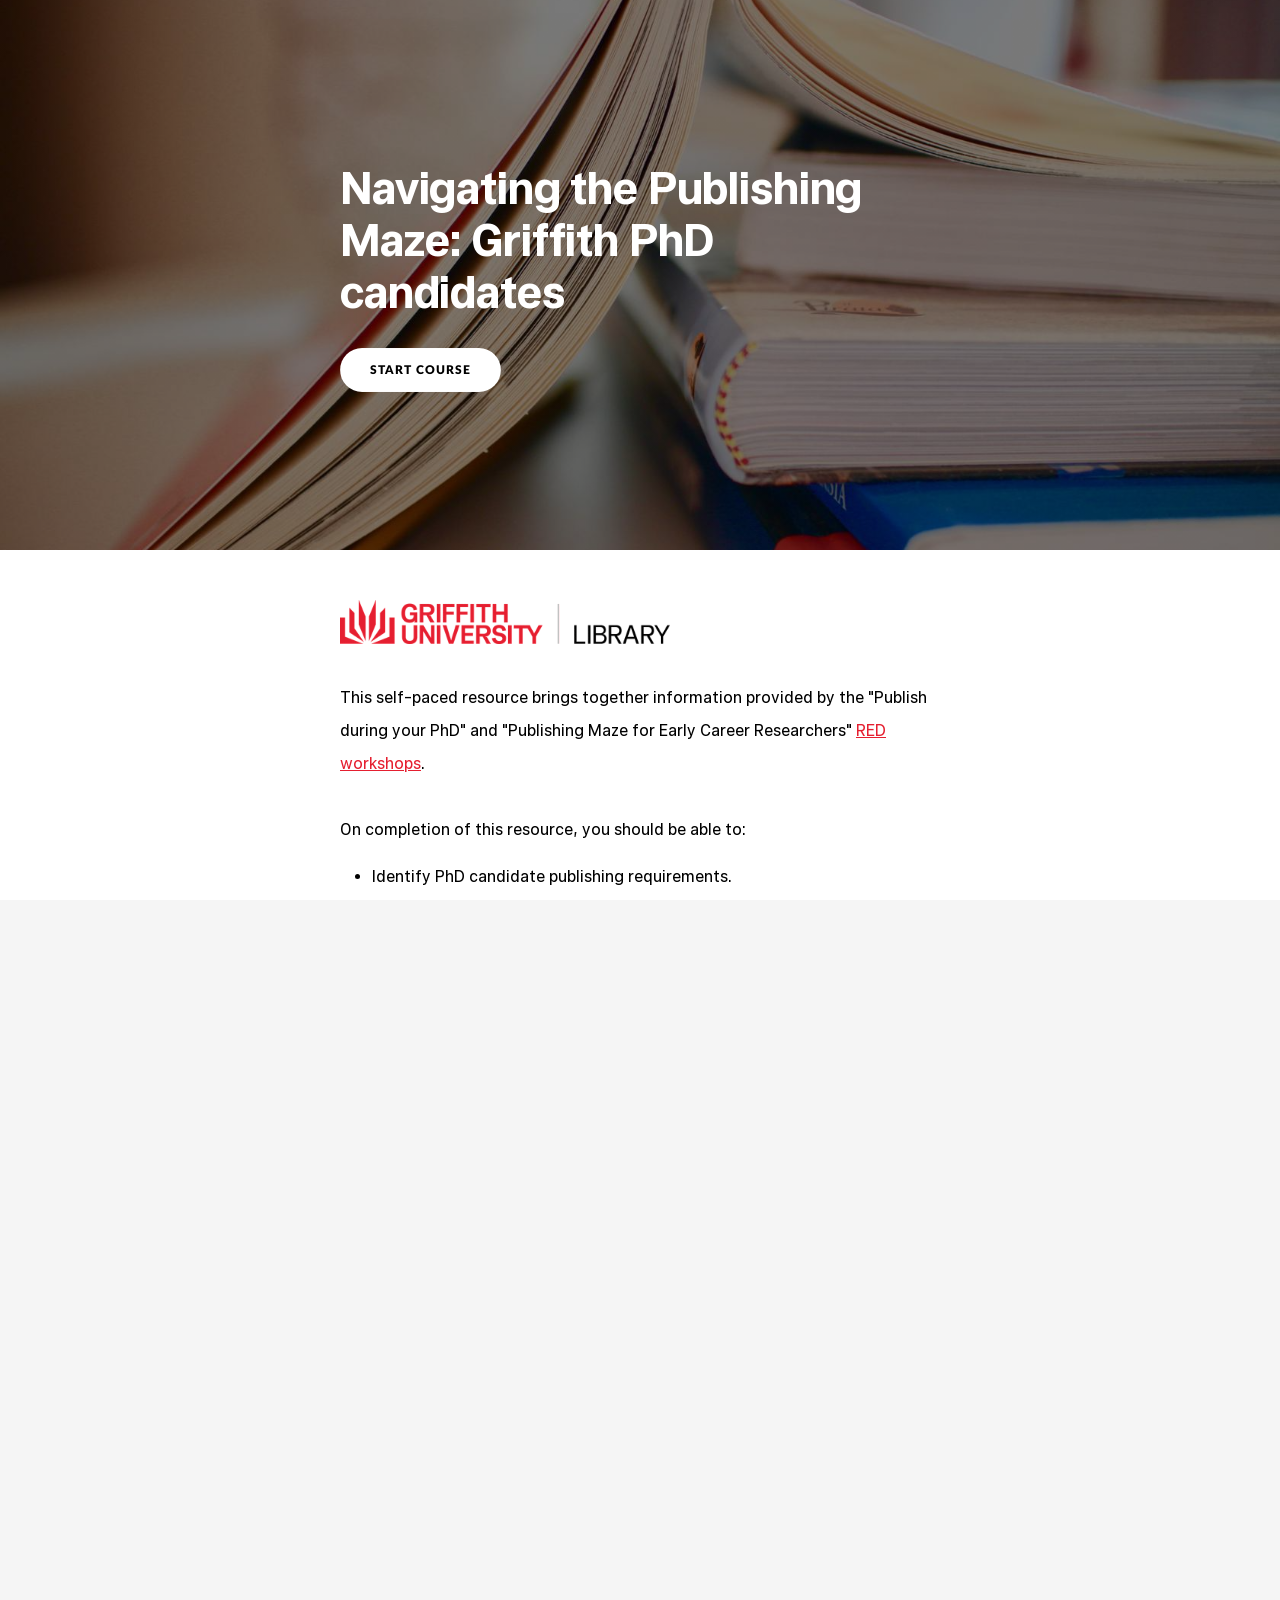
<file: index.html>
<!doctype html>
<!-- 
course package version: 81MApL0v
rise_frontend sha: c0d63bac3fd84c6de86e2cd2e6e87be1e62a2d77
learn_distribution_frontend sha: 7a62b95389028100753cab53da978d8ba7ef4692
mondrian sha: 90610c53a569f81d73c1954f53b75ddeeb842fe1
sandbox sha: 38e0c7bca6fd6bed198d58039339932c1fb4afbe
 -->
<html lang="en">
 <!-- Global site tag (gtag.js) - Google Analytics -->
    <!-- Google tag (gtag.js) -->
    <script async src="https://www.googletagmanager.com/gtag/js?id=G-NC3PPY2JZB">
    </script> 
    <script>
      window.dataLayer = window.dataLayer || [];
      function gtag(){dataLayer.push(arguments);}
      gtag('js', new Date());
      gtag('config', 'G-NC3PPY2JZB');
    </script>
 
 <head>
    <meta charset="utf-8">
    <meta name="viewport" content="width=device-width,initial-scale=1">
    <title>Navigating the Publishing Maze: Griffith PhD candidates</title>
    
      <link rel="stylesheet" href="lib/sandbox/4adfab46.css">
    
    <script type="application/json" id="__CONFIG__">
      {"remoteManifest":{"learn_distribution_frontend":{".js":["learn_dist/entry.js"]},"mondrian":{".js":["mondrian/entry.js"]}},"assetTargetPrefixes":{"media":"assets","font":"lib/fonts"}}
    </script>
    
    <script src="lib/dist/4215d215.js"></script>
  </head>
  <body>
    <div id="app"></div>
    
      <script src="lib/rise/df80943a.js"></script>
    
      <script src="lib/sandbox/c77685df.js"></script>
    
  </body>
</html>
</file>
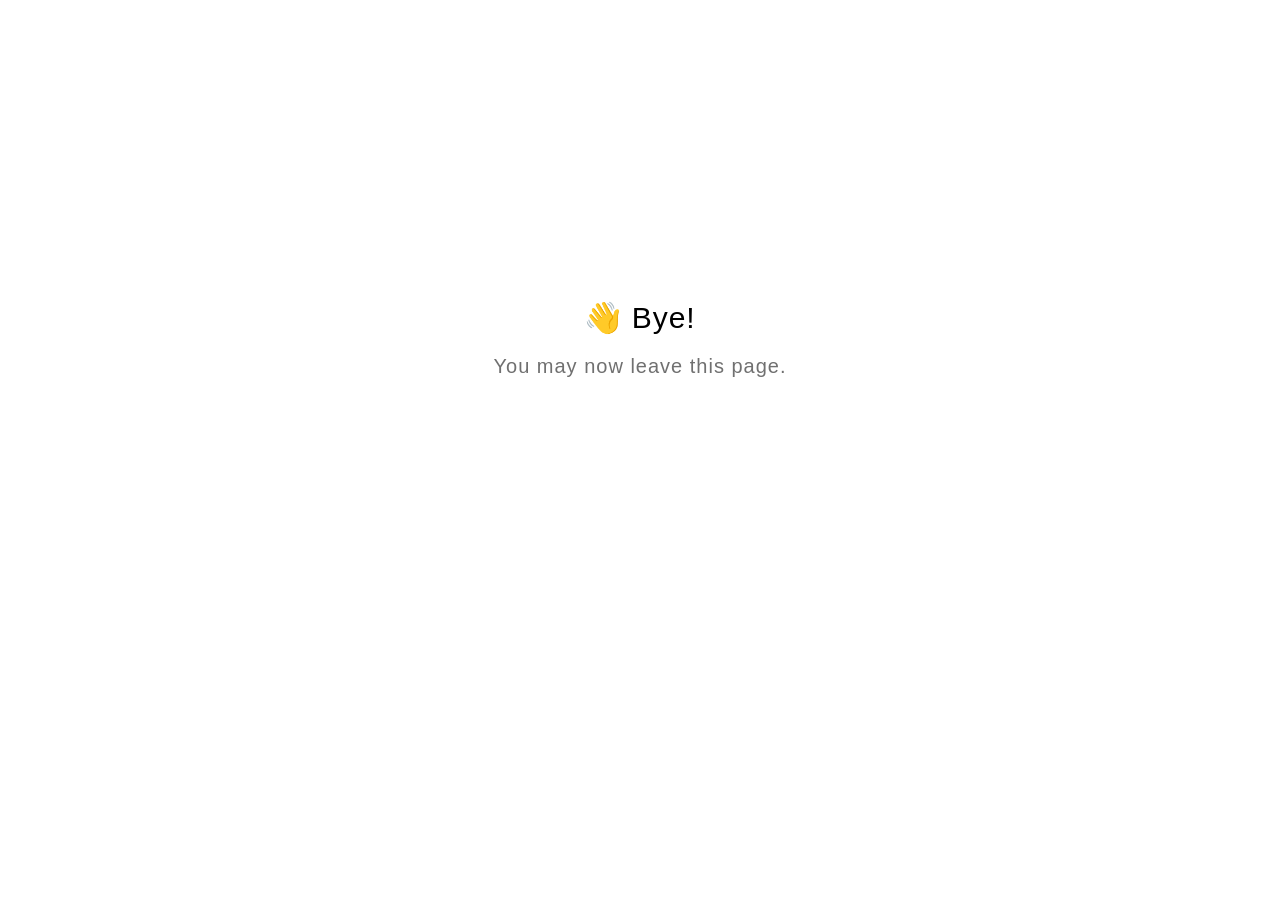
<file: goodbye.html>
<!DOCTYPE html>
<html lang="en">
  <head>
    <title>Goodbye</title>
    <meta charset="utf-8" lang="en">
    <style>
      html {
        font-size: 20px;
        font-family: 'lato', sans-serif;
        font-weight: lighter;
        letter-spacing: 0.05rem;
      }

      .goodbye-container {
        text-align: center;
        margin-top: 15rem;
      }

      .bye-message {
        font-size: 1.5rem;
      }

      .exit-text {
        color: #707070;
        margin-top: 1rem;
      }
    </style>
  </head>
  <body>
    <div class="goodbye-container">
      <div class="bye-message">👋 Bye!</div>
      <div class="exit-text">You may now leave this page.</div>
    </div>
  </body>
</html>
</file>
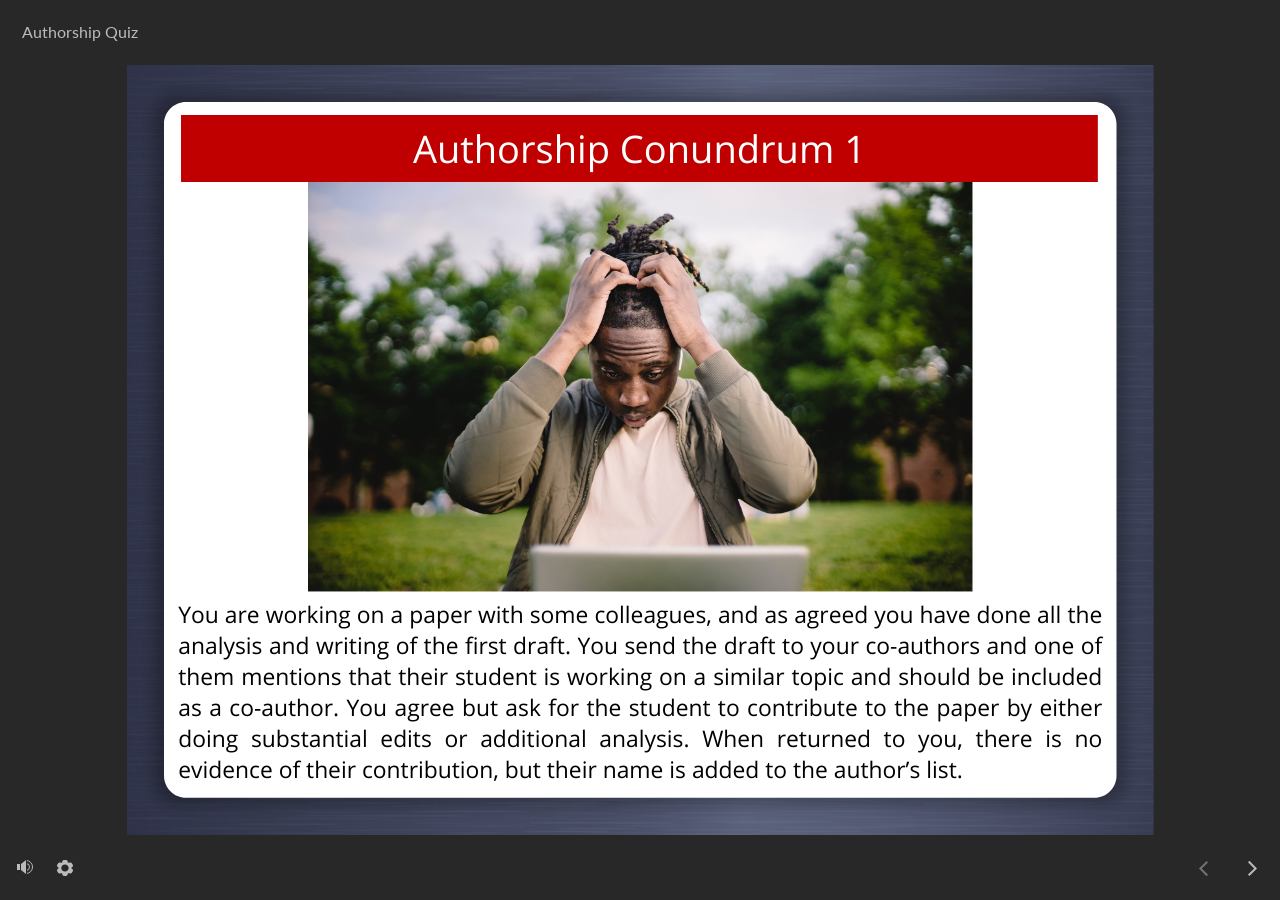
<file: assets/1aP7lMB9Y1V-DtOP/story.html>
﻿<!doctype html>
<html lang="en-US">
<head>
  <meta charset="utf-8">
  <!-- Created using Storyline 360 - http://www.articulate.com  -->
  <!-- version: 3.68.28887.0 -->
  <title>Authorship Quiz</title>
  <meta http-equiv="x-ua-compatible" content="IE=edge"/>
  <meta name="viewport" content="width=device-width,initial-scale=1,user-scalable=no,shrink-to-fit=no,minimal-ui"/>
  <meta name="apple-mobile-web-app-capable" content="yes"/>
  <style>
    html, body { height: 100%; padding: 0; margin: 0 }
    #app { height: 100%; width: 100%; }
  </style>

  <script>
    window.DS = {};
    window.globals = {
      DATA_PATH_BASE: '',
      HAS_FRAME: true,
      HAS_SLIDE: true,

      lmsPresent: false,
      tinCanPresent: false,
      cmi5Present: false,
      aoSupport: false,
      scale: 'noscale',
      captureRc: false,
      browserSize: 'optimal',
      bgColor: '#282828',
      features: 'AccessibleVideo,FullScreenToggle,InsertSvgPicture,LayerPresentAsDialog,MultipleQuizTracking,QuestionCorrectVariable,UpdatedThemeEditor',
      themeName: 'unified',
      preloaderColor: '#FFFFFF',
      suppressAnalytics: false,
      productChannel: 'stable',
      publishSource: 'storyline',
      aid: 'aid|5be75832-63de-4112-8688-961d4cd86ff3',
      cid: '55ecbbe9-607f-48db-9c3d-dcf03d0037e2',
      playerVersion: '3.68.28887.0',
      publishTimestamp: '2023-04-03T22:38:27.0107575Z',
      maxIosVideoElements: 10,
      connectionSettings: { },

      
      parseParams: function(qs) {
        if (window.globals.parsedParams != null) {
          return window.globals.parsedParams;
        }
        qs = (qs || window.location.search.substr(1)).split('+').join(' ');
        var params = {},
            tokens,
            re = /[?&]?([^=]+)=([^&]*)/g;

        while (tokens = re.exec(qs)) {
          params[decodeURIComponent(tokens[1]).trim()] =
            decodeURIComponent(tokens[2]).trim();
        }
        window.globals.parsedParams = params;
        return params;
      }

    };
  </script>
  <script>
    var isIe11 = ('ActiveXObject' in window || window.MSBlobBuilder != null)
      && window.msCrypto != null && !window.ActiveXObject;
    if (isIe11) {
      window.globals.unsupportedBrowser = true;
      document.write(atob('[base64]'));
    }
  </script>
  
  <script>window.THREE = { };</script>
  
<meta name="robots" content="noindex, nofollow"></head>
<body style="background: #282828" class="cs-HTML theme-unified">
  <script id="360-player-interface" type="text/javascript" src="../../lib/player-interface.js"></script>
  <script>!function(e){var i=/iPhone/i,o=/iPod/i,n=/iPad/i,t=/(?=.*\bAndroid\b)(?=.*\bMobile\b)/i,d=/Android/i,s=/(?=.*\bAndroid\b)(?=.*\bSD4930UR\b)/i,b=/(?=.*\bAndroid\b)(?=.*\b(?:KFOT|KFTT|KFJWI|KFJWA|KFSOWI|KFTHWI|KFTHWA|KFAPWI|KFAPWA|KFARWI|KFASWI|KFSAWI|KFSAWA)\b)/i,r=/IEMobile/i,h=/(?=.*\bWindows\b)(?=.*\bARM\b)/i,a=/BlackBerry/i,l=/BB10/i,p=/Opera Mini/i,f=/(CriOS|Chrome)(?=.*\bMobile\b)/i,u=/(?=.*\bFirefox\b)(?=.*\bMobile\b)/i,c=new RegExp("(?:Nexus 7|BNTV250|Kindle Fire|Silk|GT-P1000)","i"),w=function(e,i){return e.test(i)},A=function(e){var A=e||navigator.userAgent,v=A.split("[FBAN");if(void 0!==v[1]&&(A=v[0]),this.apple={phone:w(i,A),ipod:w(o,A),tablet:!w(i,A)&&w(n,A),device:w(i,A)||w(o,A)||w(n,A)},this.amazon={phone:w(s,A),tablet:!w(s,A)&&w(b,A),device:w(s,A)||w(b,A)},this.android={phone:w(s,A)||w(t,A),tablet:!w(s,A)&&!w(t,A)&&(w(b,A)||w(d,A)),device:w(s,A)||w(b,A)||w(t,A)||w(d,A)},this.windows={phone:w(r,A),tablet:w(h,A),device:w(r,A)||w(h,A)},this.other={blackberry:w(a,A),blackberry10:w(l,A),opera:w(p,A),firefox:w(u,A),chrome:w(f,A),device:w(a,A)||w(l,A)||w(p,A)||w(u,A)||w(f,A)},this.seven_inch=w(c,A),this.any=this.apple.device||this.android.device||this.windows.device||this.other.device||this.seven_inch,this.phone=this.apple.phone||this.android.phone||this.windows.phone,this.tablet=this.apple.tablet||this.android.tablet||this.windows.tablet,"undefined"==typeof window)return this},v=function(){var e=new A;return e.Class=A,e};"undefined"!=typeof module&&module.exports&&"undefined"==typeof window?module.exports=A:"undefined"!=typeof module&&module.exports&&"undefined"!=typeof window?module.exports=v():"function"==typeof define&&define.amd?define("isMobile",[],e.isMobile=v()):e.isMobile=v()}(this);
    window.isMobile.apple.tablet = window.isMobile.apple.tablet ||
      (navigator.platform === 'MacIntel' && navigator.maxTouchPoints > 1);
    window.isMobile.apple.device = window.isMobile.apple.device || window.isMobile.apple.tablet;
    window.isMobile.tablet = window.isMobile.tablet || window.isMobile.apple.tablet;
    window.isMobile.any = window.isMobile.any || window.isMobile.apple.tablet;
  </script>

  <div id="focus-sink" tabindex="-1"></div>

  <div id="preso"></div>
  <script>
    (function() {

      var classTypes = [ 'desktop', 'mobile', 'phone', 'tablet' ];

      var addDeviceClasses = function(prefix, testObj) {
        var curr, i;
        for (i = 0; i < classTypes.length; i++) {
          curr = classTypes[i];
          if (testObj[curr]) {
            document.body.classList.add(prefix + curr);
          }
        }
      };

      var params = window.globals.parseParams(),
          isDevicePreview = params.devicepreview === '1',
          isPhoneOverride = params.deviceType === 'phone' || (isDevicePreview && params.phone == '1'),
          isTabletOverride = (params.deviceType === 'tablet' || isDevicePreview) && !isPhoneOverride,
          isMobileOverride = isPhoneOverride || isTabletOverride;

      var deviceView = {
        desktop: !window.isMobile.any && !isMobileOverride,
        mobile: window.isMobile.any || isMobileOverride,
        phone: isPhoneOverride || (window.isMobile.phone && !isTabletOverride),
        tablet: isTabletOverride || window.isMobile.tablet
      };

      window.globals.deviceView = deviceView;
      window.isMobile.desktop = !window.isMobile.any;
      window.isMobile.mobile = window.isMobile.any;

      addDeviceClasses('view-', deviceView);

    })();
  </script>
  
  <script src='story_content/user.js' type=text/javascript></script>
  <div class="slide-loader"></div>

  <script>
    var doc = document, loader = doc.body.querySelector('.slide-loader'); [ 1, 2, 3 ].forEach(function(n) { var d = doc.createElement('div'); d.style.backgroundColor = window.globals.preloaderColor; d.classList.add('mobile-loader-dot'); d.classList.add('dot' + n); loader.appendChild(d); });
  </script>

  <div class="mobile-load-title-overlay" style="display: none">
    <div class="mobile-load-title">Authorship Quiz</div>
  </div>

  <div class="mobile-chrome-warning"></div>

  
<style>
  .warn-connection-dialog {
    display: none;
    background: transparent;
    pointer-events: none;
    position: fixed;
    left: 0;
    top: 0;
    width: 100%;
    height: 100%;
    z-index: 999;
  }

  .warn-connection-content {
    border-radius: 4px;
    background: white;
    border: 1px solid #E7E7E7;
    color: #333333;
    box-shadow: 0 2px 4px rgba(0, 0, 0, 0.25);
    transition: all 150ms ease-out;
    position: absolute;
    white-space: nowrap;
  }

  .view-phone.is-landscape .warn-connection-content {
    left: 23px;
    bottom: 23px;
  }

  .view-tablet.is-landscape .warn-connection-content {
    left: 50%;
    top: 20px;
    transform: translateX(-50%);
  }

  .is-portrait .warn-connection-content {
    transform: translate(-50%, calc(-100% - 15px));
  }

  .warn-connection-content p {
    display: inline-block;
    margin: 0 8px 0 0;
    line-height: 33px;
    font-size: 11px;
  }

  .warn-connection-content svg {
    position: relative;
    vertical-align: middle;
    margin: 0 2px 2px 8px;
  }

  .view-desktop .warn-connection-content {
    left: 1.5em;
    bottom: 1.5em;
  }

  .view-desktop .warn-connection-content p {
    font-size: 1.1em;
  }

  .is-offline .warn-connection-dialog {
    display: block;
  }

  .is-offline .cs-panel * {
    pointer-events: none !important;
  }

  .is-offline .cs-panel {
    pointer-events: all !important;
  }

  .is-offline #nav-controls * {
    pointer-events: none !important;
  }

  .is-offline #nav-controls {
    pointer-events: all !important;
  }
</style>

<div class="warn-connection-dialog">
  <div class="warn-connection-content">
    <svg width="17" height="15" viewBox="0 0 17 15" xmlns="http://www.w3.org/2000/svg">
      <path fill="#8F0000" stroke="white" d="M16.07,12.98 L15.88,12.23 L9.51,1.21 C8.97,0.26,7.6,0.26,7.06,1.21 L0.69,12.23 C0.15,13.16,0.81,14.36,1.91,14.36 H14.65 C15.47,14.36,16.05,13.7,16.07,12.98 Z"/>
      <path fill="white" stroke="white" d="M8.58,5.5 C8.35,5.28,8.5,5.35,8.21,5.32 C8.09,5.35,7.97,5.49,7.96,5.67 C7.97,5.79,7.98,5.92,7.98,6.04 L7.98,6.04 C7.99,6.17,8,6.31,8.01,6.43 L8.01,6.44 C8.03,6.92,8.06,7.41,8.09,7.9 L8.09,7.9 C8.12,8.39,8.14,8.88,8.17,9.37 C8.17,9.39,8.18,9.42,8.2,9.44 C8.23,9.46,8.25,9.47,8.28,9.47 C8.31,9.47,8.34,9.46,8.35,9.44 C8.37,9.43,8.38,9.4,8.39,9.35 L8.39,9.34 C8.39,9.24,8.4,9.15,8.4,9.05 L8.4,9.05 C8.41,8.96,8.41,8.86,8.42,8.75 C8.43,8.44,8.45,8.12,8.47,7.81 L8.47,7.81 C8.49,7.49,8.51,7.18,8.53,6.87 C8.55,6.46,8.56,6.05,8.59,5.64 L8.6,5.62 C8.6,5.57,8.59,5.53,8.58,5.5 L8.21,5.32 Z"/>
      <circle fill="white" stroke="white" cx="8.3" cy="11.35" r="0.3"/>
    </svg>
    <p>You are offline. Trying to reconnect...</p>
  </div>
</div>

<script>
  (function() {
    window.DS.connection = {
      warningShown: false,
      assets: {},
      loadingAssetGroup: false,
      retryDelay: 500
    };

    // @TODO this is POC code and can be cleaned up a bit more if we move forward
    // with the feature



    // The `window.globals.features` variable must be set in `webpack.dev.config` when testing locally - it is not enough
    // to have it in the data - but it must be set there as well.
    var useConnectionMessages = window.AbortController != null &&
      window.location.protocol != 'file:' &&
      window.globals.features.indexOf('ConnectionMessages') != -1;

    window.DS.connection.useConnectionMessages = useConnectionMessages

    var assetCount = 0;
    var checkLoadedId;
    var connectionSettings = window.globals.connectionSettings;

    if (useConnectionMessages && connectionSettings != null) {
      var contentEl = document.querySelector('.warn-connection-content');
      var messageEl = contentEl.querySelector('p')

      if (connectionSettings.useDarkTheme) {
        contentEl.style.borderColor = '#BABBBA';
        contentEl.style.backgroundColor = '#282828';
        contentEl.style.color = '#FFFFFF';
      }

      if (connectionSettings.message != null) {
        messageEl.textContent = window.decodeURIComponent(connectionSettings.message);
      }
    }

    function checkAssetsReady() {
      for (var i in DS.connection.assets) {
        if (!DS.connection.assets[i].success) {
          return false;
        }
      }
      return true;
    }

    function stopAssetGroup() {
      if (!useConnectionMessages) { return; }

      assetCount = 0;

      DS.connection.oldAssetGroup = DS.connection.assets;
      DS.connection.assets = {};
      DS.connection.loadingAssetGroup = false;
      clearInterval(checkLoadedId);
    }

    function startAssetGroup() {
      if (!useConnectionMessages) { return; }
      var ticks = 0;
      clearInterval(checkLoadedId);
      checkLoadedId = setInterval(function() {
        var loaded = 0;
        if (assetCount === 0 && loaded === 0) {
          clearInterval(checkLoadedId);
          return;
        }

        for (var i in DS.connection.assets) {
          if (DS.connection.assets[i].success) {
            loaded++;
          }
        }

        if (assetCount === loaded && checkAssetsReady()) {
          for (var i in DS.connection.assets) {
            if (DS.connection.assets[i].action) {
              DS.connection.assets[i].action();
            }
          }
          hideWarning();
          stopAssetGroup();
        }
      }, 100)
    }

    function requiredAsset(url, action, retry, type) {
      if (!useConnectionMessages) { return; }
      if (DS.connection.assets[url]) { return; }

      DS.connection.assets[url] = {
        success: false, action: action, retry: retry, type: type
      };
      assetCount = Object.keys(DS.connection.assets).length;
      if (!DS.connection.loadingAssetGroup) {
        startAssetGroup();
      }
      DS.connection.loadingAssetGroup = true;
    }

    function assetLoaded(url) {
      if (!useConnectionMessages) { return; }
      if (DS.connection.assets[url]) {
        DS.connection.assets[url].success = true;
      }
    }

    function assetFailed(url) {
      if (!useConnectionMessages) { return; }
      if (!DS.connection.assets[url]) {
        if (/\.js$/.test(url)) {
          setTimeout(function() {
            if (DS.connection.lastSlideLoaded != null) {
              DS.connection.lastSlideLoaded();
            }
          }, DS.connection.retryDelay);
        }
        return;
      }
      if (!DS.connection.warningShown) { showWarning(); }
      if (DS.connection.assets[url].retry) {
        setTimeout(function() {
          if (!DS.connection.assets[url].success) {
            DS.connection.assets[url].retry()
          }
        }, DS.connection.retryDelay);
      }
    }

    function hideWarning() {
      document.body.classList.remove('is-offline');
      DS.connection.warningShown = false;
    }
    DS.connection.hideWarning = hideWarning

    function showWarning(btn) {
      document.body.classList.add('is-offline')
      DS.connection.warningShown = true;
      updateWarningPosition();
    }

    function updateWarningPosition() {
      if (!DS.connection.warningShown) {
        return;
      }

      var isPortrait = document.body.classList.contains('is-portrait');
      var warningEl = document.querySelector('.warn-connection-content');

      if (isPortrait) {
        var slide = document.querySelector('.primary-slide');
        var slideRect = slide.getBoundingClientRect();

        warningEl.style.top = `${slideRect.top}px`
        warningEl.style.left = `${slideRect.left + slideRect.width / 2}px`
      } else {
        warningEl.style.top = null;
        warningEl.style.left = null;
      }

      window.requestAnimationFrame(updateWarningPosition);
    }

    // these will all be noops if the feature flag isn't set in
    // the data and `window.globals.features`
    DS.connection.requiredAsset = requiredAsset;
    DS.connection.assetLoaded = assetLoaded;
    DS.connection.assetFailed = assetFailed;
    DS.connection.stopAssetGroup = stopAssetGroup;
    DS.connection.startAssetGroup = startAssetGroup;
  })();
</script>


  <script>
    
    if (window.autoSpider && window.vInterfaceObject) {
      document.querySelector('.mobile-load-title-overlay').style.display = 'none';
    }
  </script>

  

  <link rel="stylesheet" href="html5/data/css/output.min.css" data-noprefix/>
</body>
<script src="html5/lib/scripts/bootstrapper.min.js"></script>
</html>
</file>
<file: lib/sandbox/4adfab46.css>
html,
body {
  height: 100%;
  margin: 0;
  padding: 0;
}

iframe {
  border: none;
  display: block;
  height: 100%;
  width: 100%;
}
</file>
